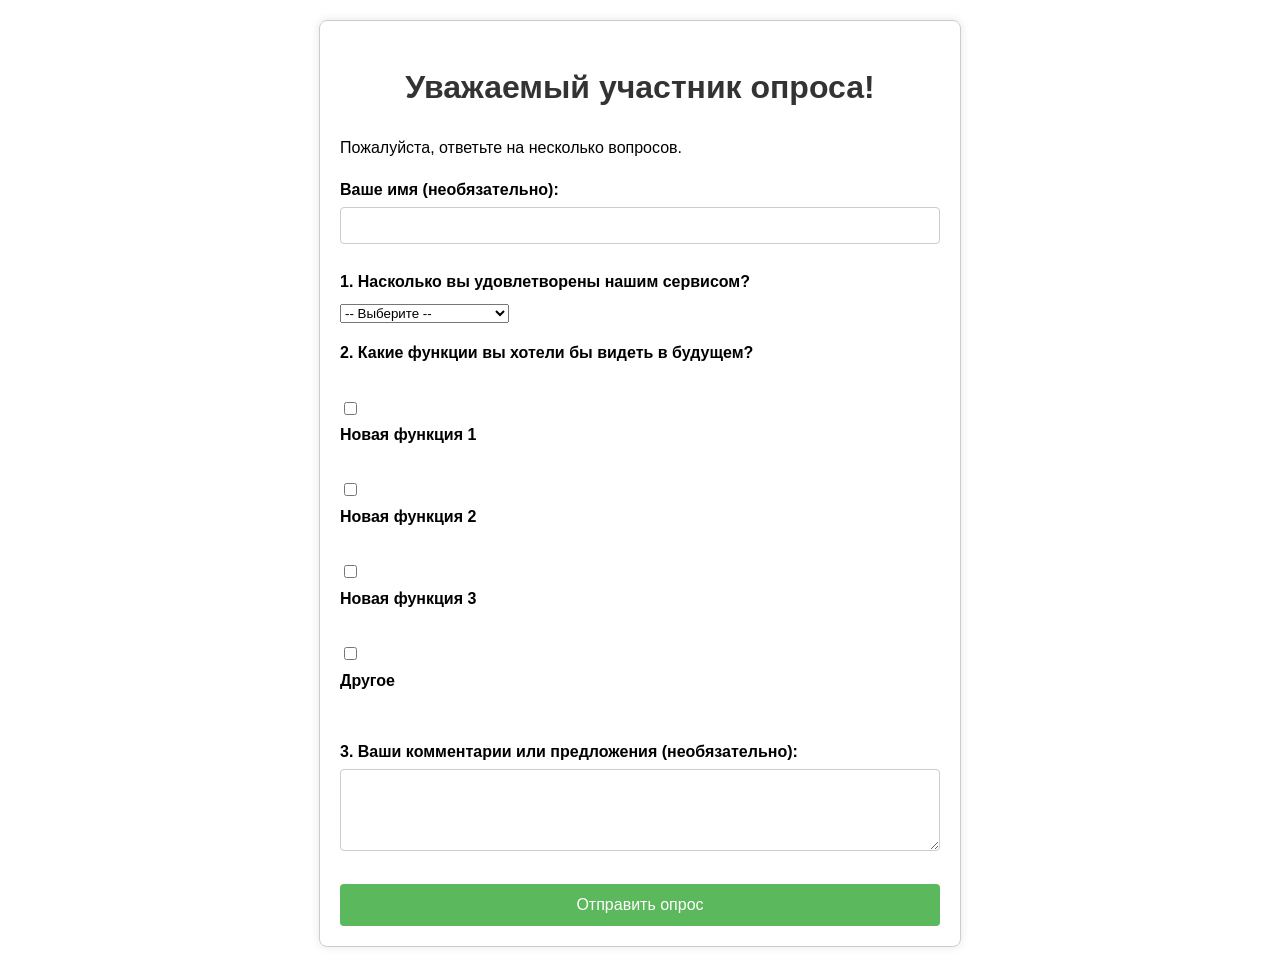
<file: survey/index.html>
<!DOCTYPE html>
<html lang="ru">
<head>
    <meta charset="UTF-8">
    <meta name="viewport" content="width=device-width, initial-scale=1.0">
    <title>Опрос</title>
    <style>
        body {
            font-family: Arial, sans-serif;
            line-height: 1.6;
            margin: 20px;
        }
        .container {
            max-width: 600px;
            margin: auto;
            padding: 20px;
            border: 1px solid #ccc;
            border-radius: 8px;
            box-shadow: 0 0 10px rgba(0,0,0,0.1);
        }
        h1 {
            text-align: center;
            color: #333;
        }
        .question {
            margin-bottom: 15px;
        }
        label {
            display: block;
            margin-bottom: 5px;
            font-weight: bold;
        }
        input[type="text"],
        textarea {
            width: 100%;
            padding: 10px;
            margin-bottom: 10px;
            border: 1px solid #ccc;
            border-radius: 4px;
            box-sizing: border-box; /* Важно для правильного расчета ширины */
        }
        button {
            display: block;
            width: 100%;
            padding: 12px;
            background-color: #5cb85c;
            color: white;
            border: none;
            border-radius: 4px;
            cursor: pointer;
            font-size: 16px;
        }
        button:hover {
            background-color: #4cae4c;
        }
    </style>
</head>
<body>
    <div class="container">
        <h1>Уважаемый участник опроса!</h1>
        <p>Пожалуйста, ответьте на несколько вопросов.</p>

        <form action="process_survey.php" method="post">
            <div class="question">
                <label for="name">Ваше имя (необязательно):</label>
                <input type="text" id="name" name="name">
            </div>

            <div class="question">
                <label for="q1">1. Насколько вы удовлетворены нашим сервисом?</label>
                <select id="q1" name="q1" required>
                    <option value="">-- Выберите --</option>
                    <option value="очень_удовлетворен">Очень удовлетворен</option>
                    <option value="удовлетворен">Удовлетворен</option>
                    <option value="нейтрально">Нейтрально</option>
                    <option value="не_удовлетворен">Не удовлетворен</option>
                    <option value="очень_не_удовлетворен">Очень не удовлетворен</option>
                </select>
            </div>

            <div class="question">
                <label>2. Какие функции вы хотели бы видеть в будущем?</label><br>
                <input type="checkbox" id="f1" name="features[]" value="новая_функция_1">
                <label for="f1"> Новая функция 1</label><br>
                <input type="checkbox" id="f2" name="features[]" value="новая_функция_2">
                <label for="f2"> Новая функция 2</label><br>
                <input type="checkbox" id="f3" name="features[]" value="новая_функция_3">
                <label for="f3"> Новая функция 3</label><br>
                <input type="checkbox" id="f4" name="features[]" value="другое">
                <label for="f4"> Другое</label><br>
            </div>

            <div class="question">
                <label for="comment">3. Ваши комментарии или предложения (необязательно):</label>
                <textarea id="comment" name="comment" rows="4"></textarea>
            </div>

            <button type="submit">Отправить опрос</button>
        </form>
    </div>
</body>
</html>
</file>
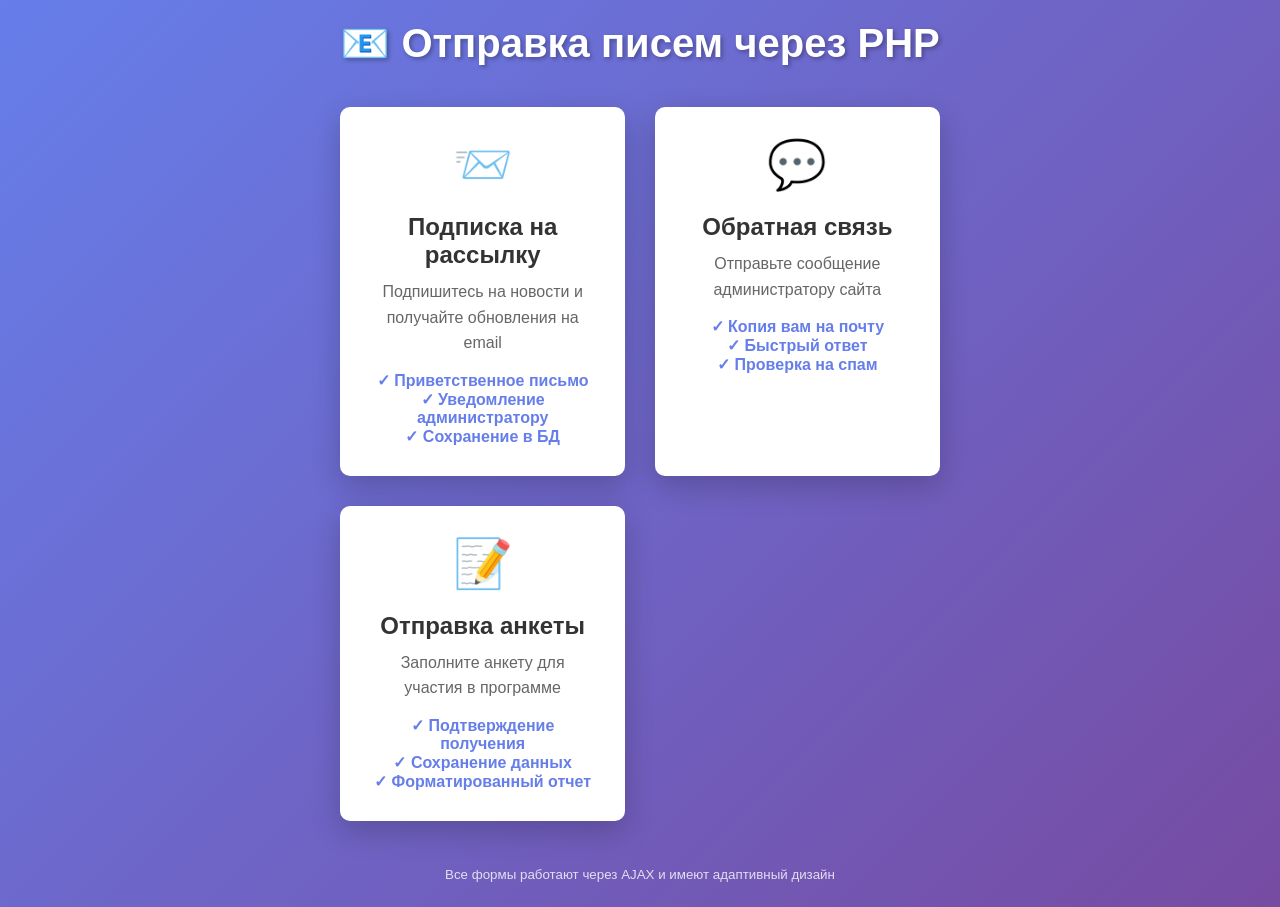
<file: Database/mailer/index.html>
<!DOCTYPE html>
<html lang="ru">
<head>
    <meta charset="UTF-8">
    <meta name="viewport" content="width=device-width, initial-scale=1.0">
    <title>Отправка писем через PHP</title>
    <style>
        * { margin: 0; padding: 0; box-sizing: border-box; }
        body {
            font-family: 'Segoe UI', Tahoma, Geneva, Verdana, sans-serif;
            background: linear-gradient(135deg, #667eea 0%, #764ba2 100%);
            min-height: 100vh;
            display: flex;
            align-items: center;
            justify-content: center;
        }
        .container {
            max-width: 900px;
            margin: 20px;
        }
        h1 {
            text-align: center;
            color: white;
            margin-bottom: 40px;
            font-size: 2.5em;
            text-shadow: 2px 2px 4px rgba(0,0,0,0.3);
        }
        .cards {
            display: grid;
            grid-template-columns: repeat(auto-fit, minmax(280px, 1fr));
            gap: 30px;
        }
        .card {
            background: white;
            border-radius: 10px;
            padding: 30px;
            text-align: center;
            box-shadow: 0 10px 30px rgba(0,0,0,0.2);
            transition: transform 0.3s ease;
            text-decoration: none;
            color: inherit;
            display: block;
        }
        .card:hover {
            transform: translateY(-10px);
        }
        .icon {
            font-size: 48px;
            margin-bottom: 20px;
        }
        h2 {
            color: #333;
            margin-bottom: 10px;
        }
        p {
            color: #666;
            line-height: 1.6;
        }
        .feature {
            margin-top: 15px;
            color: #667eea;
            font-weight: bold;
        }
    </style>
</head>
<body>
    <div class="container">
        <h1>📧 Отправка писем через PHP</h1>
        
        <div class="cards">
            <a href="subscribe.php" class="card">
                <div class="icon">📨</div>
                <h2>Подписка на рассылку</h2>
                <p>Подпишитесь на новости и получайте обновления на email</p>
                <div class="feature">✓ Приветственное письмо<br>✓ Уведомление администратору<br>✓ Сохранение в БД</div>
            </a>
            
            <a href="feedback.php" class="card">
                <div class="icon">💬</div>
                <h2>Обратная связь</h2>
                <p>Отправьте сообщение администратору сайта</p>
                <div class="feature">✓ Копия вам на почту<br>✓ Быстрый ответ<br>✓ Проверка на спам</div>
            </a>
            
            <a href="questionnaire.php" class="card">
                <div class="icon">📝</div>
                <h2>Отправка анкеты</h2>
                <p>Заполните анкету для участия в программе</p>
                <div class="feature">✓ Подтверждение получения<br>✓ Сохранение данных<br>✓ Форматированный отчет</div>
            </a>
        </div>
        
        <p style="text-align: center; color: white; margin-top: 40px; opacity: 0.8;">
            <small>Все формы работают через AJAX и имеют адаптивный дизайн</small>
        </p>
    </div>
</body>
</html>
</file>
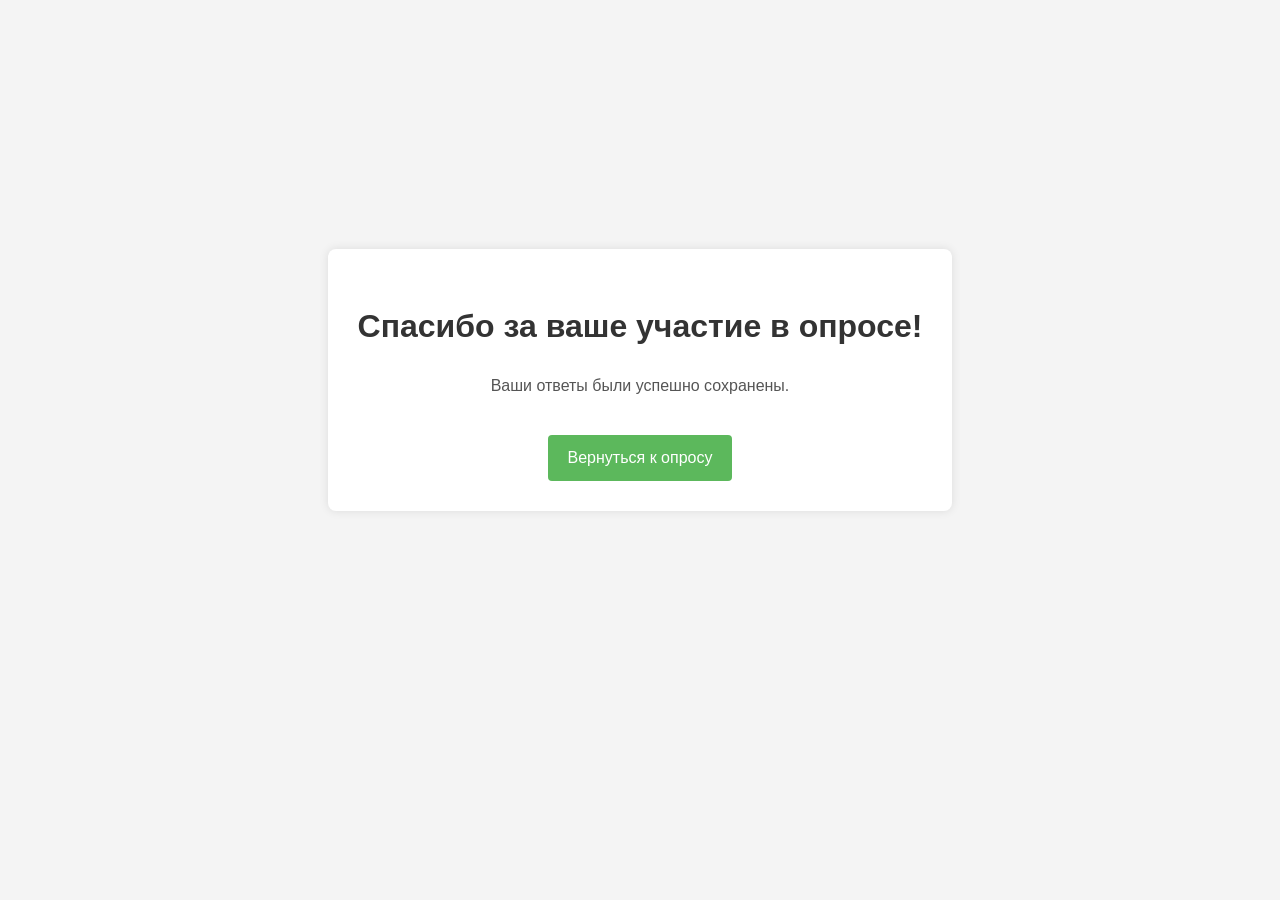
<file: survey/success.html>
<!DOCTYPE html>
<html lang="ru">
<head>
    <meta charset="UTF-8">
    <meta name="viewport" content="width=device-width, initial-scale=1.0">
    <title>Спасибо за ваш опрос!</title>
    <style>
        body {
            font-family: Arial, sans-serif;
            line-height: 1.6;
            margin: 20px;
            background-color: #f4f4f4;
            display: flex;
            justify-content: center;
            align-items: center;
            height: 80vh;
        }
        .message {
            text-align: center;
            padding: 30px;
            background-color: #fff;
            border-radius: 8px;
            box-shadow: 0 0 10px rgba(0,0,0,0.1);
        }
        h1 {
            color: #333;
        }
        p {
            color: #555;
        }
        a {
            display: inline-block;
            margin-top: 20px;
            padding: 10px 20px;
            background-color: #5cb85c;
            color: white;
            text-decoration: none;
            border-radius: 4px;
        }
        a:hover {
            background-color: #4cae4c;
        }
    </style>
</head>
<body>
    <div class="message">
        <h1>Спасибо за ваше участие в опросе!</h1>
        <p>Ваши ответы были успешно сохранены.</p>
        <a href="index.html">Вернуться к опросу</a>
    </div>
</body>
</html>
</file>
